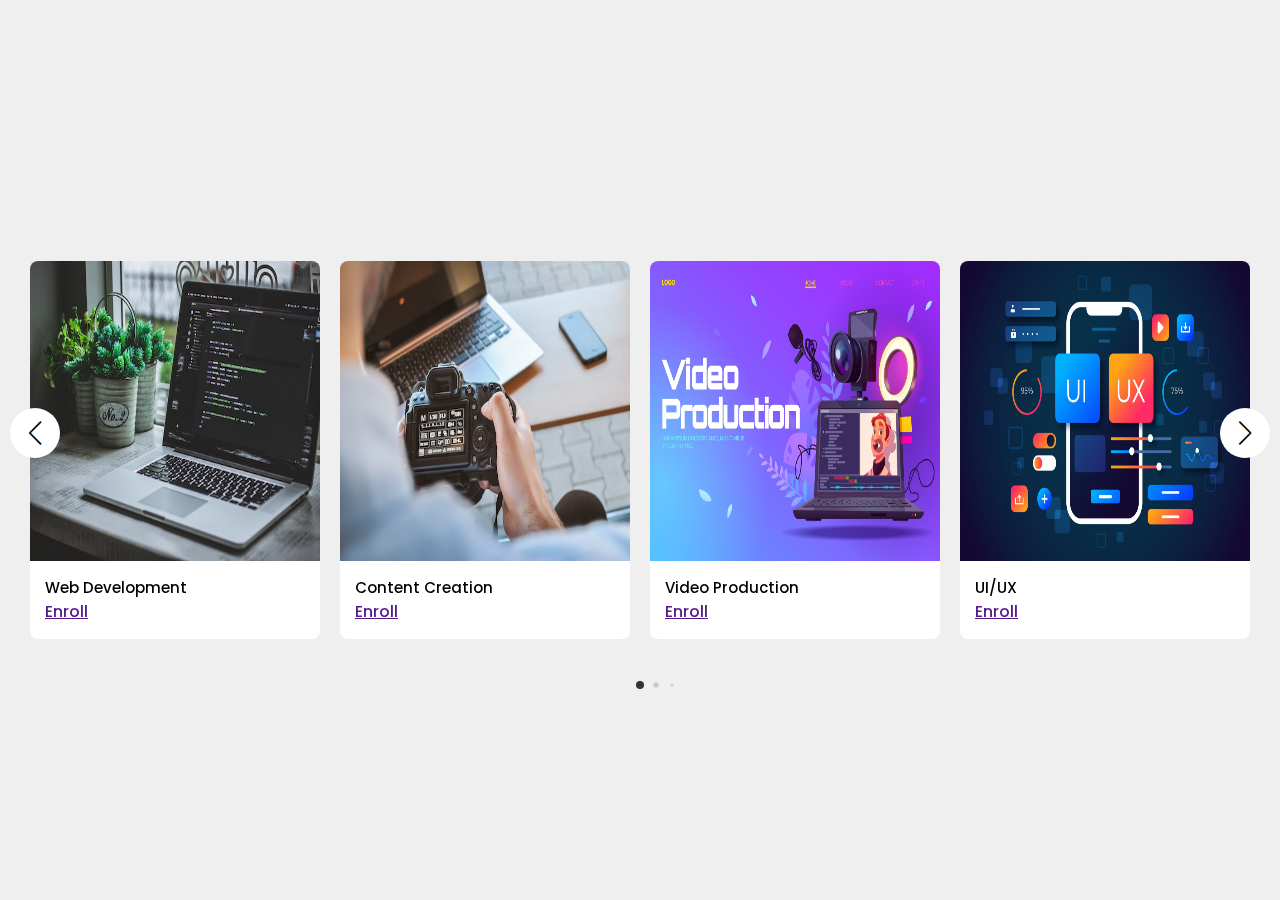
<file: Responsive Card Slider/index.html>
<!DOCTYPE html>
<html lang="en">
  <head>
    <meta charset="UTF-8" />
    <meta http-equiv="X-UA-Compatible" content="IE=edge" />
    <meta name="viewport" content="width=device-width, initial-scale=1.0" />
  <title>citadel</title>

    <!-- Swiper CSS -->
    <link rel="stylesheet" href="css/swiper-bundle.min.css" />

    <!-- CSS -->
    <link rel="stylesheet" href="css/style.css" />
  </head>
  <body>
    <title>
      <p>Courses</p>
    </title>

    <div class="container swiper">
      <div class="slide-container">
        <div class="card-wrapper swiper-wrapper">
          <div class="card swiper-slide">
            <div class="image-box">
              <img src="images/showImg/fullDev.jpg" alt="" />
            </div>
            <div class="profile-details">
              <div class="course-btn">
                <h3 class="name">Web Development</h3>
                <h4 class="job"><a href="">Enroll</a></h4>
              </div>
            </div>
          </div>
          <div class="card swiper-slide">
            <div class="image-box">
              <img src="images/showImg/photographer.jpg" alt="" />
            </div>
            <div class="profile-details">
              <div class="course-btn">
                <h3 class="name">Content Creation</h3>
                <h4 class="job"><a href="">Enroll</a></h4>
              </div>
            </div>
          </div>
          <div class="card swiper-slide">
            <div class="image-box">
              <img src="images/showImg/video editing.jpg" alt="" />
            </div>
            <div class="profile-details">
              <!-- <img src="images/profile/profile3.jpg" alt="" /> -->
              <div class="course-btn">
                <h3 class="name">Video Production</h3>
                <h4 class="job"><a href="">Enroll</a></h4>
              </div>
            </div>
          </div>
          <div class="card swiper-slide">
            <div class="image-box">
              <img src="images/showImg/UI-UX.jpg" alt="" />
            </div>
            <div class="profile-details">
              
              <div class="course-btn">
                <h3 class="name">UI/UX</h3>
                <h4 class="job"><a href="">Enroll</a></h4>
              </div>
            </div>
          </div>
          <div class="card swiper-slide">
            <div class="image-box">
              <img src="images/showImg/dataAna.jpg" alt="" />
            </div>
            <div class="profile-details">
              <div class="course-btn">
                <h3 class="name">Digital Marketing</h3>
                <h4 class="job"><a href="google.com">Enroll</a></h4>
              </div>
            </div>
          </div>
        </div>
      </div>
      <div class="swiper-button-next swiper-navBtn"></div>
      <div class="swiper-button-prev swiper-navBtn"></div>
      <div class="swiper-pagination"></div>
    </div>

    <script src="js/swiper-bundle.min.js"></script>
    <script src="js/script.js"></script>
  </body>
</html>
</file>
<file: Responsive Card Slider/css/style.css>
/* Google Fonts - Poppins */
@import url("https://fonts.googleapis.com/css2?family=Poppins:wght@300;400;500;600&display=swap");

* {
  margin: 0;
  padding: 0;
  box-sizing: border-box;
  font-family: "Poppins", sans-serif;
}
body {
  min-height: 100vh;
  display: flex;
  align-items: center;
  justify-content: center;
  background: #efefef;
}
.container {
  max-width: 1400px;
  width: 100%;
  padding: 60px 0;
}
.slide-container {
  margin: 0 30px;
  overflow: hidden;
}
h3 .name{
font-size: 20px;
font-weight: bolder;
}
a{
  font-size: 16px;
}

.card {
  background: #fff;
  border-radius: 8px;
}
.card .image-box {
  height: 300px;
}
.card .image-box img {
  width: 100%;
  height: 100%;
  border-radius: 8px 8px 0 0;
}
.card .profile-details {
  display: flex;
  align-items: center;
  column-gap: 12px;
  padding: 15px;
}
.card .profile-details img {
  height: 40px;
  width: 40px;
  border-radius: 50%;
}
.profile-details .name {
  font-size: 15px;
  font-weight: 500;
}
.profile-details .job {
  font-size: 12px;
  font-weight: 500;
  color: #4d4d4d;
}

.swiper-navBtn {
  color: #000;
  height: 50px;
  width: 50px;
  transform: translateY(-40%);
  background: #fff;
  border-radius: 50%;
}
.swiper-navBtn::before,
.swiper-navBtn::after {
  font-size: 24px;
}

.swiper-pagination-bullet {
  background-color: #333;
}

@media screen and (max-width: 768px) {
  .swiper-navBtn {
    display: none;
  }
}
</file>
